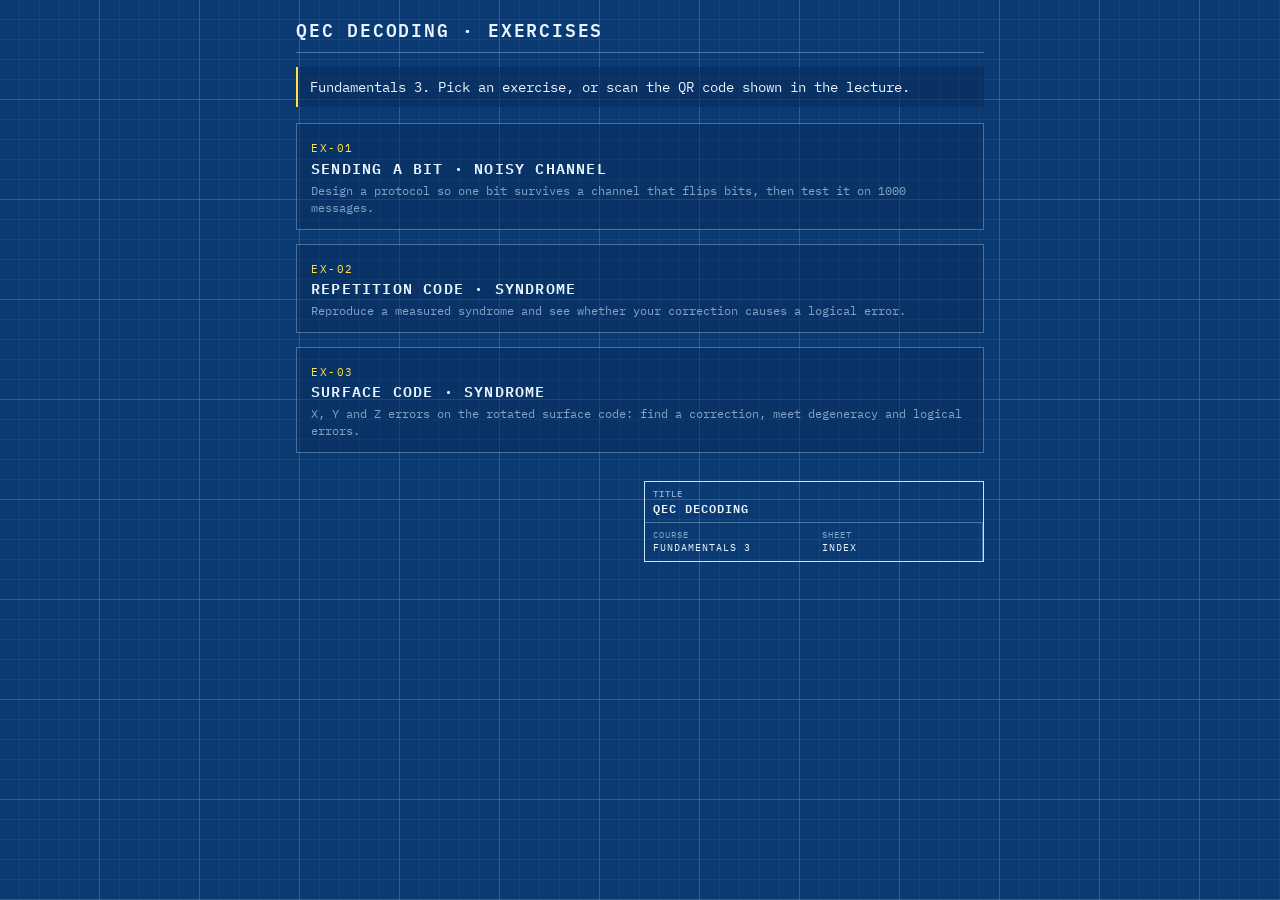
<file: index.html>
<!doctype html>
<html lang="en">
<head>
  <meta charset="utf-8">
  <meta name="viewport" content="width=device-width, initial-scale=1">
  <title>QEC Decoding Exercises</title>
  <link rel="preconnect" href="https://fonts.googleapis.com">
  <link rel="preconnect" href="https://fonts.gstatic.com" crossorigin>
  <link href="https://fonts.googleapis.com/css2?family=IBM+Plex+Mono:wght@400;500;600&display=swap" rel="stylesheet">
  <link rel="stylesheet" href="assets/blueprint.css">
</head>
<body>
  <main class="sheet">
    <header class="sheet-head">
      <h1>QEC Decoding · Exercises</h1>
    </header>

    <p class="task">Fundamentals 3. Pick an exercise, or scan the QR code shown in the lecture.</p>

    <ul class="ex-list">
      <li>
        <a href="noisy-bit/">
          <span class="num">EX-01</span>
          <span class="name">Sending a bit · noisy channel</span>
          <span class="desc">Design a protocol so one bit survives a channel that flips bits, then test it on 1000 messages.</span>
        </a>
      </li>
      <li>
        <a href="rep-syndrome/">
          <span class="num">EX-02</span>
          <span class="name">Repetition code · syndrome</span>
          <span class="desc">Reproduce a measured syndrome and see whether your correction causes a logical error.</span>
        </a>
      </li>
      <li>
        <a href="surface-syndrome/">
          <span class="num">EX-03</span>
          <span class="name">Surface code · syndrome</span>
          <span class="desc">X, Y and Z errors on the rotated surface code: find a correction, meet degeneracy and logical errors.</span>
        </a>
      </li>
    </ul>

    <footer class="title-block">
      <div class="wide"><small>Title</small>QEC Decoding</div>
      <div><small>Course</small>Fundamentals 3</div>
      <div><small>Sheet</small>Index</div>
    </footer>
  </main>
</body>
</html>
</file>
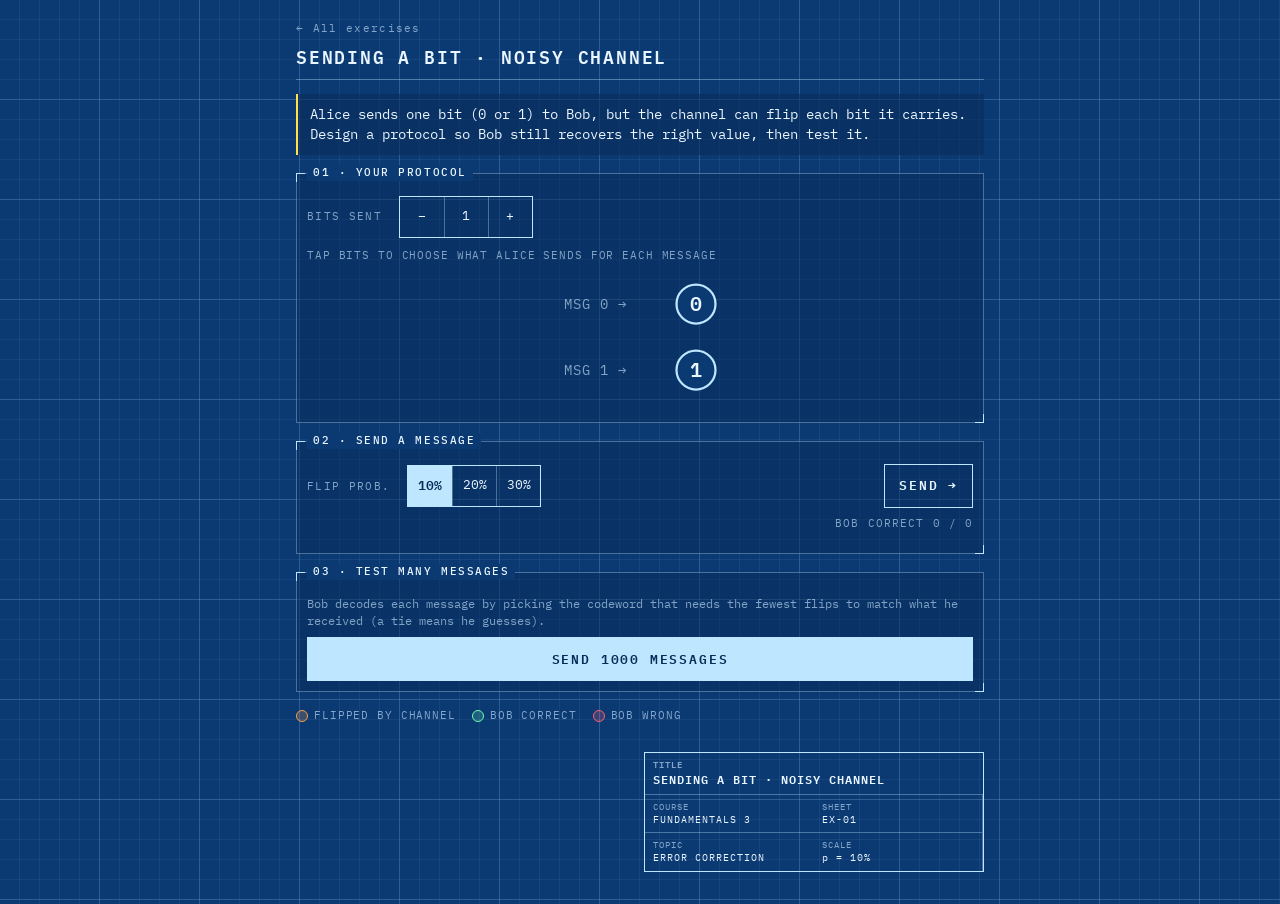
<file: noisy-bit/index.html>
<!doctype html>
<html lang="en">
<head>
  <meta charset="utf-8">
  <meta name="viewport" content="width=device-width, initial-scale=1">
  <title>Noisy Bit Channel</title>
  <link rel="preconnect" href="https://fonts.googleapis.com">
  <link rel="preconnect" href="https://fonts.gstatic.com" crossorigin>
  <link href="https://fonts.googleapis.com/css2?family=IBM+Plex+Mono:wght@400;500;600&display=swap" rel="stylesheet">
  <link rel="stylesheet" href="../assets/blueprint.css">
</head>
<body>
  <main class="sheet">
    <header class="sheet-head">
      <a class="back" href="../">&larr; All exercises</a>
      <h1>Sending a bit · Noisy channel</h1>
    </header>

    <p class="task">Alice sends one bit (0 or 1) to Bob, but the channel can flip each bit it carries. Design a protocol so Bob still recovers the right value, then test it.</p>

    <section class="panel">
      <h2 class="panel-label">01 · Your protocol</h2>
      <div class="toolbar">
        <div>
          <span class="seg-label">BITS SENT</span>
          <span class="seg" id="len">
            <button type="button" data-step="-1" aria-label="Fewer bits">&minus;</button>
            <button type="button" disabled id="len-n" style="cursor:default">1</button>
            <button type="button" data-step="1" aria-label="More bits">+</button>
          </span>
        </div>
      </div>
      <p class="hint" style="margin-top:10px">Tap bits to choose what Alice sends for each message</p>
      <svg class="schematic" id="code" role="img" aria-label="Codewords for 0 and 1"></svg>
    </section>

    <section class="panel">
      <h2 class="panel-label">02 · Send a message</h2>
      <div class="toolbar">
        <div>
          <span class="seg-label">FLIP PROB.</span>
          <span class="seg" id="prob">
            <button type="button" data-p="0.1" aria-pressed="true">10%</button>
            <button type="button" data-p="0.2" aria-pressed="false">20%</button>
            <button type="button" data-p="0.3" aria-pressed="false">30%</button>
          </span>
        </div>
        <button type="button" class="btn" id="send">Send &rarr;</button>
      </div>

      <div id="round" hidden>
        <svg class="schematic" id="wire" role="img" aria-label="Bits through the channel" style="margin-top:12px"></svg>
        <div id="ask">
          <p class="hint" style="margin-top:8px">You are Bob. Which bit did Alice send?</p>
          <div class="actions" style="margin-top:6px">
            <button type="button" class="btn" data-guess="0">Bob says 0</button>
            <button type="button" class="btn" data-guess="1">Bob says 1</button>
          </div>
        </div>
        <div id="reveal" hidden style="margin-top:10px">
          <dl class="verdict">
            <dt>Message</dt><dd id="v-msg"></dd>
            <dt>Bob</dt><dd id="v-bob"></dd>
          </dl>
          <p class="note" id="v-note"></p>
        </div>
      </div>
      <p class="meta" style="margin-top:8px">Bob correct <span id="tally">0 / 0</span></p>
    </section>

    <section class="panel">
      <h2 class="panel-label">03 · Test many messages</h2>
      <p class="note">Bob decodes each message by picking the codeword that needs the fewest flips to match what he received (a tie means he guesses).</p>
      <div class="actions" style="margin-top:6px">
        <button type="button" class="btn primary" id="many">Send 1000 messages</button>
      </div>
      <div id="stats" hidden style="margin-top:12px">
        <dl class="verdict">
          <dt>Your protocol</dt><dd id="s-you"></dd>
          <dt>One bare bit</dt><dd id="s-bare"></dd>
          <dt>Cost</dt><dd id="s-cost"></dd>
        </dl>
        <p class="note" id="s-note"></p>
      </div>
    </section>

    <div class="legend">
      <span><i class="sw round error"></i>Flipped by channel</span>
      <span><i class="sw round correction"></i>Bob correct</span>
      <span><i class="sw round residual"></i>Bob wrong</span>
    </div>

    <footer class="title-block">
      <div class="wide"><small>Title</small>Sending a bit · noisy channel</div>
      <div><small>Course</small>Fundamentals 3</div>
      <div><small>Sheet</small>EX-01</div>
      <div><small>Topic</small>Error correction</div>
      <div><small>Scale</small><span id="tb-p" style="text-transform:none">p = 10%</span></div>
    </footer>
  </main>

<script>
(() => {
  const NS = "http://www.w3.org/2000/svg";
  const MAX_N = 7, TRIALS = 1000;
  const S = 40, PAD = 18, LX = 74;     // bit spacing, margin, width of row labels

  let n = 1, cw = [[0], [1]], p = 0.1;
  let round = null;                    // { m, sent, flips, recv }
  let right = 0, total = 0;

  const $ = id => document.getElementById(id);
  const ham = (a, b) => a.reduce((s, x, i) => s + (x ^ b[i]), 0);
  const str = v => v.join("");

  function el(tag, attrs, parent) {
    const e = document.createElementNS(NS, tag);
    for (const k in attrs) e.setAttribute(k, attrs[k]);
    if (parent) parent.appendChild(e);
    return e;
  }

  // Bob's rule: closest codeword; 0/1, or null for a tie.
  function decode(r) {
    const d0 = ham(r, cw[0]), d1 = ham(r, cw[1]);
    return d0 < d1 ? 0 : d1 < d0 ? 1 : null;
  }

  // Exact probability that Bob decodes correctly (ties count as a coin flip).
  function exactSuccess() {
    let P = 0;
    for (let e = 0; e < (1 << n); e++) {
      const flips = Array.from({ length: n }, (_, i) => (e >> i) & 1);
      const k = flips.reduce((a, b) => a + b, 0);
      const pe = p ** k * (1 - p) ** (n - k);
      for (const m of [0, 1]) {
        const g = decode(cw[m].map((b, i) => b ^ flips[i]));
        P += 0.5 * pe * (g === null ? 0.5 : g === m ? 1 : 0);
      }
    }
    return P;
  }

  function size() {
    const W = LX + PAD + S * (n - 1) + PAD;
    return { W, xb: i => LX + PAD + S * i };
  }

  function bit(svg, x, y, v, kind) {
    el("circle", { class: "dq" + (v === null ? " unknown" : kind ? " flip " + kind : ""), cx: x, cy: y, r: 13 }, svg);
    el("text", { class: "bit" + (kind ? " " + kind : "") + (v === null ? " dimmed" : ""), x, y: y + 4.5 }, svg)
      .textContent = v === null ? "?" : v;
  }

  function rowLabel(svg, y, text) {
    el("text", { class: "lbl row-lbl", x: 4, y: y + 3 }, svg).textContent = text;
  }

  function drawCode() {
    const svg = $("code"), { W, xb } = size();
    const H = 96;
    svg.setAttribute("viewBox", `0 0 ${W} ${H}`);
    svg.style.maxWidth = (W * 1.5) + "px";
    svg.replaceChildren();
    [0, 1].forEach(m => {
      const y = 24 + m * 44;
      rowLabel(svg, y, `MSG ${m} →`);
      cw[m].forEach((b, i) => {
        bit(svg, xb(i), y, b);
        const hit = el("rect", { class: "hit", x: xb(i) - S / 2, y: y - 20, width: S, height: 40 }, svg);
        hit.addEventListener("click", () => { cw[m][i] ^= 1; codeChanged(); });
      });
    });
    $("len-n").textContent = n;
  }

  function drawWire(revealed) {
    const svg = $("wire"), { W, xb } = size();
    const yA = 18, yC0 = 38, yC1 = 72, yB = 92, H = 112;
    svg.setAttribute("viewBox", `0 0 ${W} ${H}`);
    svg.style.maxWidth = (W * 1.5) + "px";
    svg.replaceChildren();

    rowLabel(svg, yA, "ALICE");
    rowLabel(svg, (yC0 + yC1) / 2, "CHANNEL");
    rowLabel(svg, yB, "BOB");
    el("rect", { class: "channel", x: LX, y: yC0, width: W - LX - 2, height: yC1 - yC0 }, svg);

    round.recv.forEach((r, i) => {
      const x = xb(i), f = round.flips[i] && revealed;
      el("line", { class: "wire", x1: x, y1: yA + 13, x2: x, y2: yB - 13 }, svg);
      if (f) {
        const c = (yC0 + yC1) / 2;
        el("line", { class: "cross error", x1: x - 6, y1: c - 6, x2: x + 6, y2: c + 6 }, svg);
        el("line", { class: "cross error", x1: x - 6, y1: c + 6, x2: x + 6, y2: c - 6 }, svg);
      }
      bit(svg, x, yA, revealed ? round.sent[i] : null);
      bit(svg, x, yB, r, f ? "error" : "");
    });
  }

  function codeChanged() {
    drawCode();
    $("round").hidden = true;
    $("stats").hidden = true;
    right = total = 0;
    $("tally").textContent = "0 / 0";
  }

  function send() {
    const m = Math.random() < 0.5 ? 0 : 1;
    const sent = cw[m].slice();
    const flips = sent.map(() => (Math.random() < p ? 1 : 0));
    round = { m, sent, flips, recv: sent.map((b, i) => b ^ flips[i]), done: false };
    $("round").hidden = false;
    $("ask").hidden = false;
    $("reveal").hidden = true;
    drawWire(false);
  }

  function guess(g) {
    if (!round || round.done) return;
    round.done = true;
    const ok = g === round.m;
    total++; if (ok) right++;
    $("tally").textContent = `${right} / ${total}`;
    $("ask").hidden = true;
    $("reveal").hidden = false;
    drawWire(true);

    const k = round.flips.reduce((a, b) => a + b, 0);
    $("v-msg").innerHTML = `${round.m} <span class="note">(sent ${str(round.sent)}, ${k} flip${k === 1 ? "" : "s"})</span>`;
    $("v-bob").innerHTML = ok ? `<span class="ok">✓ Said ${g}: correct</span>`
                              : `<span class="fail">✗ Said ${g}: wrong</span>`;
    let note;
    if (str(cw[0]) === str(cw[1])) note = "Both messages use the same bits, so Bob can only guess.";
    else if (k === 0) note = "No flips this time. Send again: what happens when a bit flips?";
    else if (!ok) note = "The flips turned Alice's bits into something that looked like the other message.";
    else note = "Bob recovered the message despite the flip" + (k > 1 ? "s." : ".");
    $("v-note").textContent = note;
  }

  function many() {
    let ok = 0;
    for (let t = 0; t < TRIALS; t++) {
      const m = Math.random() < 0.5 ? 0 : 1;
      const g = decode(cw[m].map(b => b ^ (Math.random() < p ? 1 : 0)));
      if ((g === null ? (Math.random() < 0.5 ? 0 : 1) : g) === m) ok++;
    }
    const P = exactSuccess(), bare = 1 - p;
    const pct = x => (100 * x).toFixed(1) + " %";
    $("s-you").innerHTML = `<span class="${P > bare + 1e-9 ? "ok" : P < bare - 1e-9 ? "fail" : ""}">${ok} / ${TRIALS} correct</span> <span class="note">(exact ${pct(P)})</span>`;
    $("s-bare").textContent = pct(bare);
    $("s-cost").textContent = `${n} bit${n === 1 ? "" : "s"} per message`;
    $("s-note").textContent =
      P > bare + 1e-9 ? "Better than sending the bare bit. Can you push it higher? What does it cost?"
      : P < bare - 1e-9 ? "Worse than just sending the bit once. Look at how similar your two codewords are."
      : "No better than sending the bit once. Try adding bits and making the two codewords differ more.";
    $("stats").hidden = false;
  }

  // wiring
  $("len").addEventListener("click", e => {
    const b = e.target.closest("button[data-step]");
    if (!b) return;
    const nn = Math.min(MAX_N, Math.max(1, n + +b.dataset.step));
    if (nn === n) return;
    if (nn > n) cw.forEach(c => c.push(0)); else cw.forEach(c => c.pop());
    n = nn;
    codeChanged();
  });
  $("prob").addEventListener("click", e => {
    const b = e.target.closest("button[data-p]");
    if (!b) return;
    p = +b.dataset.p;
    $("prob").querySelectorAll("button").forEach(x => x.setAttribute("aria-pressed", x === b));
    $("tb-p").textContent = `p = ${Math.round(p * 100)}%`;
    $("stats").hidden = true;
  });
  $("send").addEventListener("click", send);
  $("ask").addEventListener("click", e => {
    const b = e.target.closest("button[data-guess]");
    if (b) guess(+b.dataset.guess);
  });
  $("many").addEventListener("click", many);

  drawCode();
})();
</script>
</body>
</html>
</file>
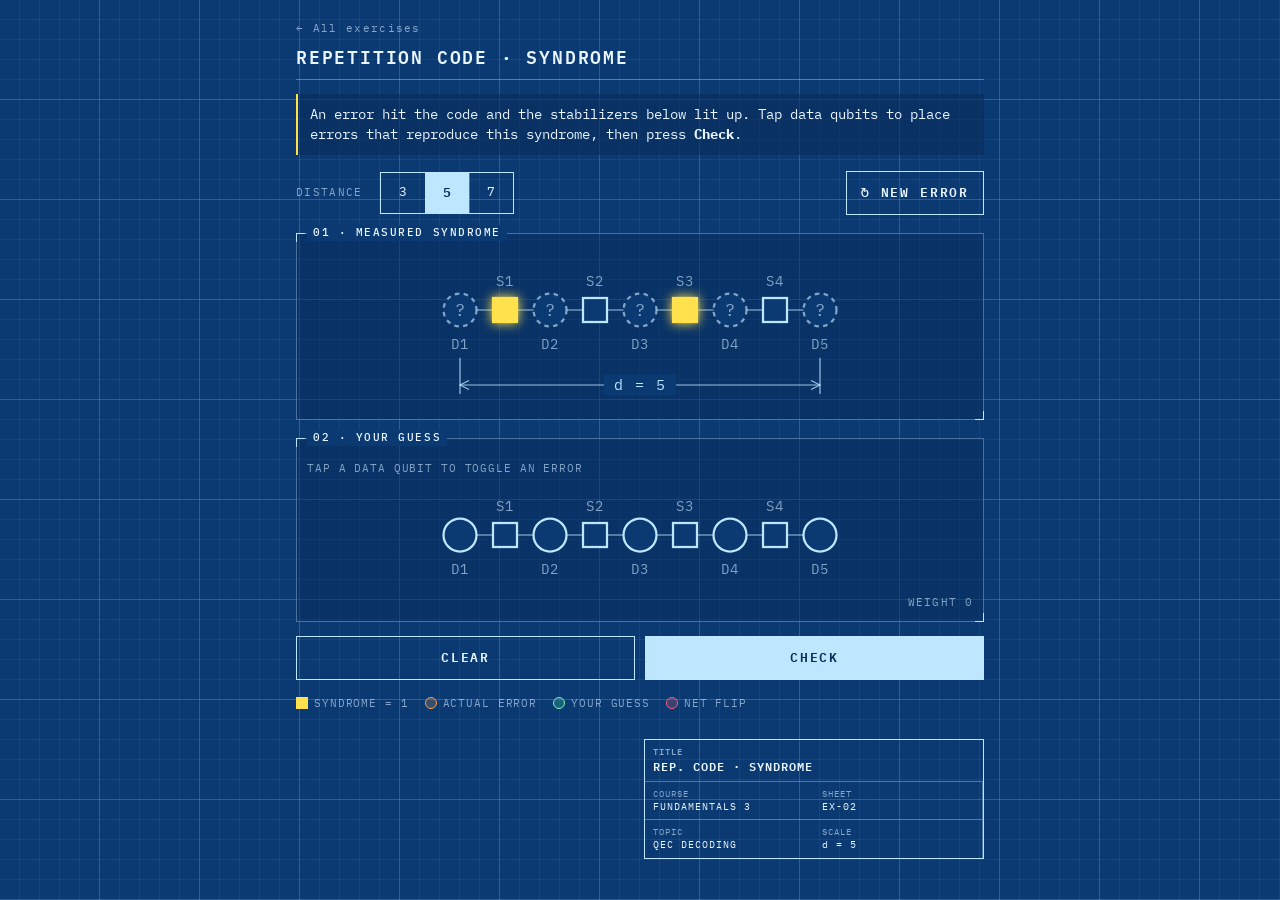
<file: rep-syndrome/index.html>
<!doctype html>
<html lang="en">
<head>
  <meta charset="utf-8">
  <meta name="viewport" content="width=device-width, initial-scale=1">
  <title>Repetition Code Syndrome</title>
  <link rel="preconnect" href="https://fonts.googleapis.com">
  <link rel="preconnect" href="https://fonts.gstatic.com" crossorigin>
  <link href="https://fonts.googleapis.com/css2?family=IBM+Plex+Mono:wght@400;500;600&display=swap" rel="stylesheet">
  <link rel="stylesheet" href="../assets/blueprint.css">
</head>
<body>
  <main class="sheet">
    <header class="sheet-head">
      <a class="back" href="../">&larr; All exercises</a>
      <h1>Repetition code · Syndrome</h1>
    </header>

    <p class="task">An error hit the code and the stabilizers below lit up. Tap data qubits to place errors that reproduce this syndrome, then press <b>Check</b>.</p>

    <div class="toolbar">
      <div>
        <span class="seg-label">DISTANCE</span>
        <span class="seg" id="dist">
          <button type="button" data-d="3" aria-pressed="false">3</button>
          <button type="button" data-d="5" aria-pressed="true">5</button>
          <button type="button" data-d="7" aria-pressed="false">7</button>
        </span>
      </div>
      <button type="button" class="btn" id="new">&#8635; New error</button>
    </div>

    <section class="panel">
      <h2 class="panel-label">01 · Measured syndrome</h2>
      <svg class="schematic" id="measured" role="img" aria-label="Measured syndrome"></svg>
    </section>

    <section class="panel">
      <h2 class="panel-label">02 · Your guess</h2>
      <p class="hint">Tap a data qubit to toggle an error</p>
      <svg class="schematic" id="guess" role="img" aria-label="Your error guess"></svg>
      <div class="meta">Weight <span id="weight">0</span></div>
    </section>

    <div class="actions">
      <button type="button" class="btn" id="clear">Clear</button>
      <button type="button" class="btn primary" id="check">Check</button>
    </div>

    <section class="panel" id="result" hidden>
      <h2 class="panel-label">03 · Result</h2>
      <dl class="verdict">
        <dt>Syndrome</dt><dd id="v-syn"></dd>
        <dt>Outcome</dt><dd id="v-out"></dd>
      </dl>
      <p class="note" id="v-note"></p>

      <h3 class="subhead">Actual error</h3>
      <svg class="schematic" id="actual" role="img" aria-label="Actual error"></svg>

      <h3 class="subhead">Error + your correction</h3>
      <svg class="schematic" id="residual" role="img" aria-label="Error combined with correction"></svg>
    </section>

    <div class="legend">
      <span><i class="sw syndrome"></i>Syndrome = 1</span>
      <span><i class="sw round error"></i>Actual error</span>
      <span><i class="sw round correction"></i>Your guess</span>
      <span><i class="sw round residual"></i>Net flip</span>
    </div>

    <footer class="title-block">
      <div class="wide"><small>Title</small>Rep. code · syndrome</div>
      <div><small>Course</small>Fundamentals 3</div>
      <div><small>Sheet</small>EX-02</div>
      <div><small>Topic</small>QEC decoding</div>
      <div><small>Scale</small><span id="tb-d" style="text-transform:none">d = 5</span></div>
    </footer>
  </main>

<script>
(() => {
  const P_ERR = 0.2;          // per-qubit error probability
  const NS = "http://www.w3.org/2000/svg";
  const S = 30, PAD = 24, Y = 36;   // geometry

  let d = 5, err = [], corr = [];

  const $ = id => document.getElementById(id);
  const syndrome = v => v.slice(1).map((b, i) => v[i] ^ b);
  const weight = v => v.reduce((a, b) => a + b, 0);
  const xor = (a, b) => a.map((x, i) => x ^ b[i]);

  function el(tag, attrs, parent) {
    const e = document.createElementNS(NS, tag);
    for (const k in attrs) e.setAttribute(k, attrs[k]);
    if (parent) parent.appendChild(e);
    return e;
  }

  /* Draw one row of the repetition code.
     data: array of 0/1, or null for "unknown"
     kind: colour class for flipped qubits
     syn:  stabilizer outcomes to light up
     mark: optional array of stabilizers to ring (mismatch)
     onTap: optional handler(i) to make data qubits tappable
     dim:  draw a dimension line with the code distance        */
  function drawRow(svg, { data, kind, syn, mark, onTap, dim }) {
    const n = data.length;
    const W = 2 * PAD + 2 * S * (n - 1);
    const H = dim ? 102 : 76;
    svg.setAttribute("viewBox", `0 0 ${W} ${H}`);
    svg.style.maxWidth = (W * 1.5) + "px";
    svg.replaceChildren();

    const xd = i => PAD + 2 * S * i;
    const xa = j => PAD + S * (2 * j + 1);

    el("line", { class: "wire", x1: xd(0), y1: Y, x2: xd(n - 1), y2: Y }, svg);

    // stabilizers (ancillas) Z_j Z_{j+1}
    syn.forEach((b, j) => {
      el("rect", { class: "anc" + (b ? " lit" : ""), x: xa(j) - 8, y: Y - 8, width: 16, height: 16 }, svg);
      el("text", { class: "lbl", x: xa(j), y: Y - 16 }, svg).textContent = "S" + (j + 1);
      if (mark && mark[j]) el("circle", { class: "mismatch", cx: xa(j), cy: Y, r: 15 }, svg);
    });

    // data qubits
    data.forEach((b, i) => {
      const x = xd(i);
      const cls = "dq" + (b === null ? " unknown" : b ? " flip " + kind : "");
      el("circle", { class: cls, cx: x, cy: Y, r: 11 }, svg);
      if (b === null) {
        el("text", { class: "qmark", x, y: Y + 4 }, svg).textContent = "?";
      } else if (b) {
        el("line", { class: "cross " + kind, x1: x - 5, y1: Y - 5, x2: x + 5, y2: Y + 5 }, svg);
        el("line", { class: "cross " + kind, x1: x - 5, y1: Y + 5, x2: x + 5, y2: Y - 5 }, svg);
      }
      el("text", { class: "lbl", x, y: Y + 26 }, svg).textContent = "D" + (i + 1);
      if (onTap) {
        const hit = el("rect", { class: "hit", x: x - S, y: 0, width: 2 * S, height: H }, svg);
        hit.addEventListener("click", () => onTap(i));
      }
    });

    if (dim) {
      const y = Y + 50, x0 = xd(0), x1 = xd(n - 1);
      el("line", { class: "dim", x1: x0, y1: y, x2: x1, y2: y }, svg);
      [x0, x1].forEach(x => {
        el("line", { class: "dim", x1: x, y1: y - 6, x2: x, y2: y + 6 }, svg);
        el("line", { class: "dim", x1: x, y1: Y + 32, x2: x, y2: y - 6 }, svg);
      });
      // arrow heads
      el("path", { class: "dim", fill: "none", d: `M${x0 + 6},${y - 3} L${x0},${y} L${x0 + 6},${y + 3}` }, svg);
      el("path", { class: "dim", fill: "none", d: `M${x1 - 6},${y - 3} L${x1},${y} L${x1 - 6},${y + 3}` }, svg);
      const label = `d = ${n}`;
      el("rect", { class: "dim-bg", x: (x0 + x1) / 2 - 24, y: y - 7, width: 48, height: 14 }, svg);
      el("text", { class: "dim-txt", x: (x0 + x1) / 2, y: y + 3.5 }, svg).textContent = label;
    }
  }

  function render() {
    drawRow($("measured"), { data: Array(d).fill(null), syn: syndrome(err), dim: true });
    drawRow($("guess"), {
      data: corr, kind: "correction", syn: syndrome(corr),
      onTap: i => { corr[i] ^= 1; hideResult(); render(); }
    });
    $("weight").textContent = weight(corr);
    $("tb-d").textContent = "d = " + d;
  }

  function hideResult() { $("result").hidden = true; }

  function newError() {
    do {
      err = Array.from({ length: d }, () => (Math.random() < P_ERR ? 1 : 0));
    } while (!syndrome(err).some(Boolean));   // always show a non-trivial syndrome
    corr = Array(d).fill(0);
    hideResult();
    render();
  }

  function check() {
    const sE = syndrome(err), sC = syndrome(corr);
    const mismatch = sE.map((b, j) => b !== sC[j]);
    const matched = !mismatch.some(Boolean);
    const res = xor(err, corr);
    const wRes = weight(res);

    // minimum-weight correction for this syndrome (two candidates: c and its complement)
    let c = [0];
    sE.forEach(b => c.push(c[c.length - 1] ^ b));
    const wMin = Math.min(weight(c), d - weight(c));

    const vSyn = $("v-syn"), vOut = $("v-out"), note = $("v-note");
    if (matched) {
      vSyn.innerHTML = '<span class="ok">✓ Match</span>';
    } else {
      const which = mismatch.map((m, j) => m ? "S" + (j + 1) : null).filter(Boolean).join(", ");
      vSyn.innerHTML = `<span class="fail">✗ Mismatch</span> <span class="note">(${which})</span>`;
    }

    if (wRes === 0) {
      vOut.innerHTML = '<span class="ok">✓ Error corrected</span>';
      note.textContent = `Your guess equals the actual error. Weight ${weight(corr)} (minimum possible: ${wMin}).`;
    } else if (wRes === d) {
      vOut.innerHTML = '<span class="fail">✗ Logical error</span>';
      note.textContent = `Syndrome is right, but error + correction flips every data qubit: a logical operator, invisible to the stabilizers. Weight ${weight(corr)} (minimum possible: ${wMin}).`;
    } else {
      vOut.innerHTML = '<span class="fail">✗ Not corrected</span>';
      note.textContent = "The syndrome is not reproduced, so error + correction still triggers stabilizers (ringed below).";
    }

    drawRow($("guess"), { data: corr, kind: "correction", syn: sC, mark: mismatch,
      onTap: i => { corr[i] ^= 1; hideResult(); render(); } });
    drawRow($("actual"), { data: err, kind: "error", syn: sE });
    drawRow($("residual"), { data: res, kind: "residual", syn: syndrome(res) });

    $("result").hidden = false;
    $("result").scrollIntoView({ behavior: "smooth", block: "start" });
  }

  // wiring
  $("dist").addEventListener("click", e => {
    const b = e.target.closest("button[data-d]");
    if (!b) return;
    d = +b.dataset.d;
    $("dist").querySelectorAll("button").forEach(x => x.setAttribute("aria-pressed", x === b));
    newError();
  });
  $("new").addEventListener("click", newError);
  $("clear").addEventListener("click", () => { corr = Array(d).fill(0); hideResult(); render(); });
  $("check").addEventListener("click", check);

  newError();
})();
</script>
</body>
</html>
</file>
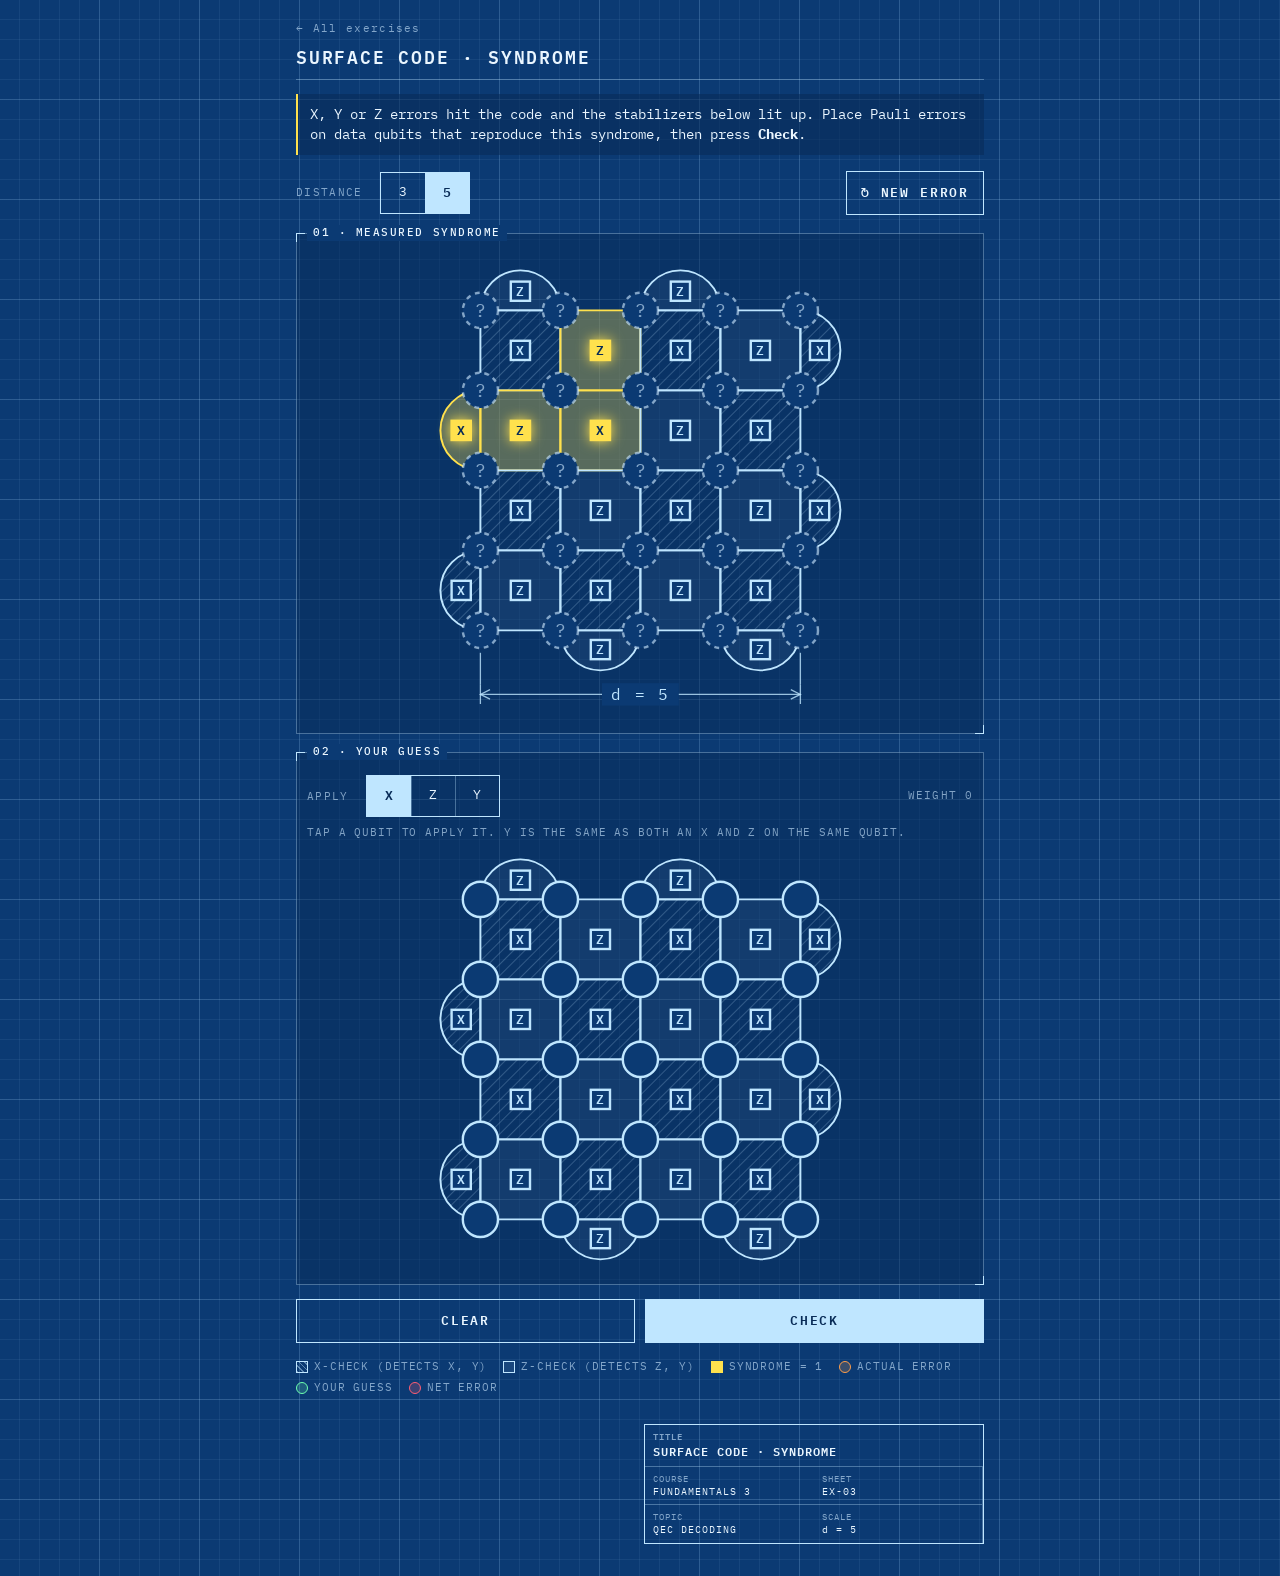
<file: surface-syndrome/index.html>
<!doctype html>
<html lang="en">
<head>
  <meta charset="utf-8">
  <meta name="viewport" content="width=device-width, initial-scale=1">
  <title>Surface Code Syndrome</title>
  <link rel="preconnect" href="https://fonts.googleapis.com">
  <link rel="preconnect" href="https://fonts.gstatic.com" crossorigin>
  <link href="https://fonts.googleapis.com/css2?family=IBM+Plex+Mono:wght@400;500;600&display=swap" rel="stylesheet">
  <link rel="stylesheet" href="../assets/blueprint.css">
</head>
<body>
  <main class="sheet">
    <header class="sheet-head">
      <a class="back" href="../">&larr; All exercises</a>
      <h1>Surface code · Syndrome</h1>
    </header>

    <p class="task">X, Y or Z errors hit the code and the stabilizers below lit up. Place Pauli errors on data qubits that reproduce this syndrome, then press <b>Check</b>.</p>

    <div class="toolbar">
      <div>
        <span class="seg-label">DISTANCE</span>
        <span class="seg" id="dist">
          <button type="button" data-d="3" aria-pressed="false">3</button>
          <button type="button" data-d="5" aria-pressed="true">5</button>
        </span>
      </div>
      <button type="button" class="btn" id="new">&#8635; New error</button>
    </div>

    <section class="panel">
      <h2 class="panel-label">01 · Measured syndrome</h2>
      <svg class="schematic" id="measured" role="img" aria-label="Measured syndrome"></svg>
    </section>

    <section class="panel">
      <h2 class="panel-label">02 · Your guess</h2>
      <div class="toolbar">
        <div>
          <span class="seg-label">APPLY</span>
          <span class="seg" id="brush">
            <button type="button" data-p="X" aria-pressed="true">X</button>
            <button type="button" data-p="Z" aria-pressed="false">Z</button>
            <button type="button" data-p="Y" aria-pressed="false">Y</button>
          </span>
        </div>
        <div class="meta">Weight <span id="weight">0</span></div>
      </div>
      <p class="hint" style="margin-top:8px">Tap a qubit to apply it. Y is the same as both an X and Z on the same qubit.</p>
      <svg class="schematic" id="guess" role="img" aria-label="Your error guess"></svg>
    </section>

    <div class="actions">
      <button type="button" class="btn" id="clear">Clear</button>
      <button type="button" class="btn primary" id="check">Check</button>
    </div>

    <section class="panel" id="result" hidden>
      <h2 class="panel-label">03 · Result</h2>
      <dl class="verdict">
        <dt>Syndrome</dt><dd id="v-syn"></dd>
        <dt>Outcome</dt><dd id="v-out"></dd>
      </dl>
      <p class="note" id="v-note"></p>
      <p class="note" id="v-min"></p>

      <div class="pair">
        <div>
          <h3 class="subhead">Actual error</h3>
          <svg class="schematic" id="actual" role="img" aria-label="Actual error"></svg>
        </div>
        <div>
          <h3 class="subhead">Error × your correction</h3>
          <svg class="schematic" id="residual" role="img" aria-label="Error combined with correction"></svg>
        </div>
      </div>
    </section>

    <div class="legend">
      <span><i class="sw xtype"></i>X-check (detects X, Y)</span>
      <span><i class="sw ztype"></i>Z-check (detects Z, Y)</span>
      <span><i class="sw syndrome"></i>Syndrome = 1</span>
      <span><i class="sw round error"></i>Actual error</span>
      <span><i class="sw round correction"></i>Your guess</span>
      <span><i class="sw round residual"></i>Net error</span>
    </div>

    <footer class="title-block">
      <div class="wide"><small>Title</small>Surface code · syndrome</div>
      <div><small>Course</small>Fundamentals 3</div>
      <div><small>Sheet</small>EX-03</div>
      <div><small>Topic</small>QEC decoding</div>
      <div><small>Scale</small><span id="tb-d" style="text-transform:none">d = 5</span></div>
    </footer>
  </main>

<script>
(() => {
  const MIN_ERR = 1, MAX_ERR = 3;   // number of erroneous qubits (X, Y, Z equally likely)
  const NS = "http://www.w3.org/2000/svg";
  const S = 50, PAD = 34;           // lattice spacing / margin (svg units)

  // A Pauli error is a pair of bitmasks over data qubits: {x, z}; Y = both bits set.
  let d = 5, code, err = { x: 0, z: 0 }, corr = { x: 0, z: 0 }, brush = "X";

  const $ = id => document.getElementById(id);
  const pop = m => { let n = 0; while (m) { m &= m - 1; n++; } return n; };
  const mul = (a, b) => ({ x: a.x ^ b.x, z: a.z ^ b.z });          // Pauli product (up to phase)
  const wt = p => pop(p.x | p.z);

  /* Rotated surface code, data qubits on a d×d grid (q = r*d + c).
     NOTE: for teaching, a stabilizer's label is the error type it DETECTS
     (against the usual convention, where the label is the Pauli it measures):
     "X" checks are Z⊗Z⊗… operators and light up on X/Y errors; "Z" checks are
     X⊗X⊗… operators and light up on Z/Y errors.
     Faces are checkerboard-coloured: "X" checks where r+c is even, "Z" where odd.
     Weight-2 boundary checks: "X" on left/right edges, "Z" on top/bottom.
     Logical X: a column (top→bottom). Logical Z: a row (left→right).            */
  function build(d) {
    const q = (r, c) => r * d + c;
    const stabs = [];
    for (let r = 0; r < d - 1; r++)
      for (let c = 0; c < d - 1; c++)
        stabs.push({ type: (r + c) % 2 === 0 ? "X" : "Z", kind: "face", r, c,
                     qs: [q(r, c), q(r, c + 1), q(r + 1, c), q(r + 1, c + 1)] });
    for (let i = 0; i < d - 1; i++) {
      if (i % 2 === 1)               stabs.push({ type: "X", kind: "left",   r: i, qs: [q(i, 0), q(i + 1, 0)] });
      if ((i + d - 1) % 2 === 0)     stabs.push({ type: "X", kind: "right",  r: i, qs: [q(i, d - 1), q(i + 1, d - 1)] });
      if (i % 2 === 0)               stabs.push({ type: "Z", kind: "top",    c: i, qs: [q(0, i), q(0, i + 1)] });
      if ((d - 1 + i) % 2 === 1)     stabs.push({ type: "Z", kind: "bottom", c: i, qs: [q(d - 1, i), q(d - 1, i + 1)] });
    }
    stabs.forEach(s => s.mask = s.qs.reduce((a, i) => a | (1 << i), 0));
    let col = 0, row = 0;
    for (let k = 0; k < d; k++) { col |= 1 << q(k, 0); row |= 1 << q(0, k); }
    return { d, stabs, logX: col, logZ: row };
  }

  // "X" checks detect the X part (X and Y errors), "Z" checks the Z part (Z and Y errors).
  const syndrome = p => code.stabs.map(s => pop((s.type === "X" ? p.x : p.z) & s.mask) & 1);
  // For a net error with trivial syndrome: does it act as logical X / logical Z?
  const logicalX = p => (pop(p.x & code.logZ) & 1) === 1;   // anticommutes with logical Z
  const logicalZ = p => (pop(p.z & code.logX) & 1) === 1;   // anticommutes with logical X

  function el(tag, attrs, parent) {
    const e = document.createElementNS(NS, tag);
    for (const k in attrs) e.setAttribute(k, attrs[k]);
    if (parent) parent.appendChild(e);
    return e;
  }

  function drawLattice(svg, { data, kind, syn, mark, onTap, dim }) {
    const X = c => PAD + c * S, Y = r => PAD + r * S;
    const W = 2 * PAD + (d - 1) * S;
    const H = 2 * PAD + (d - 1) * S + (dim ? 24 : 0);
    svg.setAttribute("viewBox", `0 0 ${W} ${H}`);
    svg.style.maxWidth = (W * 1.6) + "px";
    svg.replaceChildren();

    // hatch pattern for X-type stabilizers (id unique per svg)
    const hid = "hatch-" + svg.id;
    const pat = el("pattern", { id: hid, width: 5, height: 5, patternUnits: "userSpaceOnUse",
                                patternTransform: "rotate(45)" }, el("defs", {}, svg));
    el("line", { class: "hatch-line", x1: 0, y1: 0, x2: 0, y2: 5 }, pat);

    // stabilizers
    code.stabs.forEach((s, j) => {
      let path, ax, ay;
      const r2 = S / 2, off = S * 0.24;
      if (s.kind === "face") {
        const x0 = X(s.c), y0 = Y(s.r);
        path = `M${x0},${y0} h${S} v${S} h${-S} Z`;
        ax = x0 + r2; ay = y0 + r2;
      } else if (s.kind === "left" || s.kind === "right") {
        const left = s.kind === "left", x0 = left ? X(0) : X(d - 1), y0 = Y(s.r);
        path = `M${x0},${y0} A${r2},${r2} 0 0 ${left ? 0 : 1} ${x0},${y0 + S} Z`;
        ax = x0 + (left ? -off : off); ay = y0 + r2;
      } else {
        const top = s.kind === "top", y0 = top ? Y(0) : Y(d - 1), x0 = X(s.c);
        path = `M${x0},${y0} A${r2},${r2} 0 0 ${top ? 1 : 0} ${x0 + S},${y0} Z`;
        ax = x0 + r2; ay = y0 + (top ? -off : off);
      }
      const lit = !!syn[j];
      const pl = el("path", { class: "plaq" + (lit ? " lit" : ""), d: path }, svg);
      if (s.type === "X" && !lit) pl.style.fill = `url(#${hid})`;
      el("rect", { class: "anc" + (lit ? " lit" : ""), x: ax - 6, y: ay - 6, width: 12, height: 12 }, svg);
      el("text", { class: "anc-txt" + (lit ? " lit" : ""), x: ax, y: ay + 3 }, svg).textContent = s.type;
      if (mark && mark[j]) el("circle", { class: "mismatch", cx: ax, cy: ay, r: 12 }, svg);
    });

    // data qubits
    for (let r = 0; r < d; r++) for (let c = 0; c < d; c++) {
      const i = r * d + c, x = X(c), y = Y(r);
      let cls = "dq", letter = "";
      if (data === null) cls += " unknown";
      else {
        const bx = (data.x >> i) & 1, bz = (data.z >> i) & 1;
        letter = bx && bz ? "Y" : bx ? "X" : bz ? "Z" : "";
        if (letter) cls += " flip " + kind;
      }
      el("circle", { class: cls, cx: x, cy: y, r: 11 }, svg);
      if (data === null) el("text", { class: "qmark", x, y: y + 4 }, svg).textContent = "?";
      if (letter) el("text", { class: "pauli " + kind, x, y: y + 4.5 }, svg).textContent = letter;
      if (onTap) {
        const hit = el("rect", { class: "hit", x: x - S / 2, y: y - S / 2, width: S, height: S }, svg);
        hit.addEventListener("click", () => onTap(i));
      }
    }

    if (dim) {
      const y = Y(d - 1) + PAD + 6, x0 = X(0), x1 = X(d - 1);
      el("line", { class: "dim", x1: x0, y1: y, x2: x1, y2: y }, svg);
      [x0, x1].forEach(x => {
        el("line", { class: "dim", x1: x, y1: y - 6, x2: x, y2: y + 6 }, svg);
        el("line", { class: "dim", x1: x, y1: Y(d - 1) + 14, x2: x, y2: y - 6 }, svg);
      });
      el("path", { class: "dim", fill: "none", d: `M${x0 + 6},${y - 3} L${x0},${y} L${x0 + 6},${y + 3}` }, svg);
      el("path", { class: "dim", fill: "none", d: `M${x1 - 6},${y - 3} L${x1},${y} L${x1 - 6},${y + 3}` }, svg);
      el("rect", { class: "dim-bg", x: (x0 + x1) / 2 - 24, y: y - 7, width: 48, height: 14 }, svg);
      el("text", { class: "dim-txt", x: (x0 + x1) / 2, y: y + 3.5 }, svg).textContent = `d = ${d}`;
    }
  }

  const tap = i => {
    // Tap sets the qubit to the selected Pauli (no Pauli multiplication);
    // tapping again with the same Pauli clears it.
    const b = 1 << i;
    const cur = (corr.x & b ? "X" : "") + (corr.z & b ? "Z" : "");
    const now = cur === "XZ" ? "Y" : cur;
    const next = now === brush ? "" : brush;
    corr.x = next === "X" || next === "Y" ? corr.x | b : corr.x & ~b;
    corr.z = next === "Z" || next === "Y" ? corr.z | b : corr.z & ~b;
    hideResult(); render();
  };

  function render() {
    drawLattice($("measured"), { data: null, syn: syndrome(err), dim: true });
    drawLattice($("guess"), { data: corr, kind: "correction", syn: syndrome(corr), onTap: tap });
    $("weight").textContent = wt(corr);
    $("tb-d").textContent = "d = " + d;
  }

  function hideResult() { $("result").hidden = true; }

  function newError() {
    do {
      err = { x: 0, z: 0 };
      const n = MIN_ERR + Math.floor(Math.random() * (MAX_ERR - MIN_ERR + 1));
      const qs = [...Array(d * d).keys()];
      for (let k = 0; k < n; k++) {                       // n distinct random qubits
        const i = qs.splice(Math.floor(Math.random() * qs.length), 1)[0];
        const p = Math.floor(Math.random() * 3);          // 0: X, 1: Y, 2: Z
        if (p <= 1) err.x |= 1 << i;
        if (p >= 1) err.z |= 1 << i;
      }
    } while (!syndrome(err).some(Boolean));               // always show a non-trivial syndrome
    corr = { x: 0, z: 0 };
    hideResult();
    render();
  }

  /* Lowest-weight correction for one error type, decoded independently (as MWPM does).
     Every matching correction is e ⊕ (product of stabilizers made of the same Pauli)
     [⊕ logical]. X-error corrections differ by X⊗X⊗… operators, which are the
     checks labelled "Z" here (labels name the detected error), and vice versa.
     Returns [weight that succeeds, weight that gives a logical error].            */
  function minWeights(e, type, logical) {
    const gens = code.stabs.filter(s => s.type === type).map(s => s.mask);
    let best = [Infinity, Infinity], m = e;
    for (let k = 0; k < (1 << gens.length); k++) {
      if (k) m ^= gens[Math.log2(k & -k)];                // Gray-code step
      best[0] = Math.min(best[0], pop(m));
      best[1] = Math.min(best[1], pop(m ^ logical));
    }
    return best;
  }

  function describeMin(label, [ok, bad]) {
    const w = Math.min(ok, bad);
    const tail = ok === bad ? "tie: one choice corrects, another fails"
               : ok < bad ? "corrects" : "logical error!";
    return `${label} ${w} (${tail})`;
  }

  function check() {
    const sE = syndrome(err), sC = syndrome(corr);
    const mismatch = sE.map((b, j) => b !== sC[j]);
    const nMis = mismatch.filter(Boolean).length;
    const res = mul(err, corr);

    $("v-syn").innerHTML = nMis === 0
      ? '<span class="ok">✓ Match</span>'
      : `<span class="fail">✗ Mismatch</span> <span class="note">(${nMis} stabilizer${nMis > 1 ? "s" : ""})</span>`;

    const vOut = $("v-out"), note = $("v-note");
    if (nMis) {
      vOut.innerHTML = '<span class="fail">✗ Not corrected</span>';
      note.textContent = "The syndrome is not reproduced, so error × correction still triggers stabilizers (ringed in your guess).";
    } else {
      const lx = logicalX(res), lz = logicalZ(res);
      if (!lx && !lz) {
        vOut.innerHTML = '<span class="ok">✓ Error corrected</span>';
        note.textContent = wt(res) === 0
          ? "Your guess is exactly the actual error."
          : "Your guess differs from the actual error, but the net error is a product of stabilizers: it acts trivially on the logical state (degeneracy).";
      } else {
        const L = lx && lz ? "Y" : lx ? "X" : "Z";
        vOut.innerHTML = `<span class="fail">✗ Logical ${L} error</span>`;
        const parts = [];
        if (lx) parts.push("the net X errors form a chain from top to bottom boundary");
        if (lz) parts.push("the net Z errors form a chain from left to right boundary");
        note.textContent = `Syndrome is right, but ${parts.join(" and ")}: a logical operator, invisible to the stabilizers.`;
      }
    }

    $("v-min").textContent = `Your weight: ${wt(corr)}. Lowest-weight correction, decoding each type separately: ` +
      describeMin("X part", minWeights(err.x, "Z", code.logX)) + "; " +
      describeMin("Z part", minWeights(err.z, "X", code.logZ)) + ".";

    drawLattice($("guess"), { data: corr, kind: "correction", syn: sC, mark: mismatch, onTap: tap });
    drawLattice($("actual"), { data: err, kind: "error", syn: sE });
    drawLattice($("residual"), { data: res, kind: "residual", syn: syndrome(res) });

    $("result").hidden = false;
    $("result").scrollIntoView({ behavior: "smooth", block: "start" });
  }

  function setDistance(nd) {
    d = nd;
    code = build(d);
    newError();
  }

  function segSelect(segId, attr, onPick) {
    $(segId).addEventListener("click", e => {
      const b = e.target.closest(`button[${attr}]`);
      if (!b) return;
      $(segId).querySelectorAll("button").forEach(x => x.setAttribute("aria-pressed", x === b));
      onPick(b.getAttribute(attr));
    });
  }

  segSelect("dist", "data-d", v => setDistance(+v));
  segSelect("brush", "data-p", v => { brush = v; });
  $("new").addEventListener("click", newError);
  $("clear").addEventListener("click", () => { corr = { x: 0, z: 0 }; hideResult(); render(); });
  $("check").addEventListener("click", check);

  setDistance(5);
})();
</script>
</body>
</html>
</file>
<file: assets/blueprint.css>
/* ==========================================================
   Blueprint theme — shared by all QEC decoding exercises
   ========================================================== */

:root {
  /* paper */
  --paper: #0b3a73;
  --paper-deep: #082b57;
  --grid-fine: rgba(170, 215, 255, 0.07);
  --grid-major: rgba(170, 215, 255, 0.16);

  /* ink */
  --ink: #eaf6ff;
  --ink-dim: rgba(205, 232, 255, 0.62);
  --line: #bfe6ff;
  --line-faint: rgba(191, 230, 255, 0.35);

  /* accents (highlights that read on blue) */
  --c-syndrome: #ffe14d;     /* lit stabilizer / ancilla */
  --c-error: #ff9e4a;        /* physical error */
  --c-error-soft: rgba(255, 158, 74, 0.2);
  --c-correction: #6dffb0;   /* student's correction */
  --c-correction-soft: rgba(109, 255, 176, 0.18);
  --c-fail: #ff5d73;         /* mismatch / logical error */
  --c-fail-soft: rgba(255, 93, 115, 0.2);
  --c-ok: #6dffb0;

  --font: "IBM Plex Mono", ui-monospace, SFMono-Regular, Menlo, Consolas, monospace;
}

* { box-sizing: border-box; }

html { -webkit-text-size-adjust: 100%; }

body {
  margin: 0;
  min-height: 100vh;
  color: var(--ink);
  font-family: var(--font);
  font-size: 15px;
  line-height: 1.45;
  background-color: var(--paper);
  background-image:
    linear-gradient(var(--grid-major) 1px, transparent 1px),
    linear-gradient(90deg, var(--grid-major) 1px, transparent 1px),
    linear-gradient(var(--grid-fine) 1px, transparent 1px),
    linear-gradient(90deg, var(--grid-fine) 1px, transparent 1px);
  background-size: 100px 100px, 100px 100px, 20px 20px, 20px 20px;
  background-position: -1px -1px;
  touch-action: manipulation;
}

a { color: var(--line); }

/* ---------- sheet layout ---------- */

.sheet {
  max-width: 720px;
  margin: 0 auto;
  padding: 16px 16px 32px;
}

.sheet-head {
  border-bottom: 1px solid var(--line-faint);
  padding-bottom: 10px;
  margin-bottom: 14px;
}

.back {
  display: inline-block;
  font-size: 11px;
  letter-spacing: 0.12em;
  text-decoration: none;
  color: var(--ink-dim);
  margin-bottom: 6px;
}

h1 {
  margin: 0;
  font-size: 18px;
  font-weight: 600;
  letter-spacing: 0.1em;
  text-transform: uppercase;
}

.task {
  margin: 0 0 16px;
  padding: 10px 12px;
  border-left: 2px solid var(--c-syndrome);
  background: rgba(8, 43, 87, 0.55);
  font-size: 14px;
}

/* ---------- panels ---------- */

.panel {
  position: relative;
  border: 1px solid var(--line-faint);
  background: rgba(8, 43, 87, 0.45);
  padding: 22px 10px 10px;
  margin: 18px 0 0;
}

/* corner ticks, like registration marks */
.panel::before,
.panel::after {
  content: "";
  position: absolute;
  width: 8px;
  height: 8px;
  border-color: var(--line);
  border-style: solid;
}
.panel::before { top: -1px; left: -1px; border-width: 1px 0 0 1px; }
.panel::after  { bottom: -1px; right: -1px; border-width: 0 1px 1px 0; }

.panel-label {
  position: absolute;
  top: -9px;
  left: 10px;
  margin: 0;
  padding: 0 6px;
  font-size: 11px;
  font-weight: 500;
  letter-spacing: 0.14em;
  text-transform: uppercase;
  background: var(--paper);
}

.hint {
  margin: 0 0 4px;
  font-size: 11px;
  letter-spacing: 0.08em;
  color: var(--ink-dim);
  text-transform: uppercase;
}

.meta {
  font-size: 11px;
  letter-spacing: 0.1em;
  color: var(--ink-dim);
  text-transform: uppercase;
  text-align: right;
}

/* ---------- controls ---------- */

.toolbar {
  display: flex;
  flex-wrap: wrap;
  gap: 10px;
  align-items: center;
  justify-content: space-between;
}

.actions {
  display: flex;
  gap: 10px;
  margin-top: 14px;
}
.actions .btn { flex: 1; }

.btn {
  appearance: none;
  font: inherit;
  font-size: 13px;
  font-weight: 600;
  letter-spacing: 0.14em;
  text-transform: uppercase;
  color: var(--ink);
  background: transparent;
  border: 1px solid var(--line);
  padding: 11px 14px;
  min-height: 44px;
  cursor: pointer;
}
.btn:active { background: rgba(191, 230, 255, 0.15); }
.btn.primary {
  background: var(--line);
  color: var(--paper-deep);
}
.btn.primary:active { background: #fff; }

.seg {
  display: inline-flex;
  border: 1px solid var(--line);
}
.seg-label {
  font-size: 11px;
  letter-spacing: 0.12em;
  color: var(--ink-dim);
  margin-right: 8px;
}
.seg button {
  appearance: none;
  font: inherit;
  font-size: 13px;
  color: var(--ink);
  background: transparent;
  border: 0;
  border-left: 1px solid var(--line-faint);
  min-width: 44px;
  min-height: 40px;
  cursor: pointer;
}
.seg button:first-child { border-left: 0; }
.seg button[aria-pressed="true"] {
  background: var(--line);
  color: var(--paper-deep);
  font-weight: 600;
}

/* ---------- verdicts ---------- */

.verdict {
  display: grid;
  grid-template-columns: auto 1fr;
  gap: 4px 10px;
  margin: 0 0 10px;
  font-size: 13px;
}
.verdict dt {
  color: var(--ink-dim);
  letter-spacing: 0.1em;
  text-transform: uppercase;
  font-size: 11px;
  padding-top: 2px;
}
.verdict dd { margin: 0; font-weight: 600; }
.ok   { color: var(--c-ok); }
.fail { color: var(--c-fail); }
.note { font-size: 12px; color: var(--ink-dim); margin: 0 0 8px; }

.subhead {
  margin: 12px 0 0;
  font-size: 11px;
  font-weight: 500;
  letter-spacing: 0.12em;
  text-transform: uppercase;
  color: var(--ink-dim);
}

/* ---------- legend ---------- */

.legend {
  display: flex;
  flex-wrap: wrap;
  gap: 6px 16px;
  margin-top: 16px;
  font-size: 11px;
  letter-spacing: 0.08em;
  color: var(--ink-dim);
  text-transform: uppercase;
}
.legend span { display: inline-flex; align-items: center; gap: 6px; }
.sw {
  width: 12px;
  height: 12px;
  border: 1.5px solid currentColor;
  display: inline-block;
}
.sw.round { border-radius: 50%; }
.sw.syndrome   { color: var(--c-syndrome); background: var(--c-syndrome); }
.sw.error      { color: var(--c-error); background: var(--c-error-soft); }
.sw.correction { color: var(--c-correction); background: var(--c-correction-soft); }
.sw.residual   { color: var(--c-fail); background: var(--c-fail-soft); }

/* ---------- title block ---------- */

.title-block {
  margin: 28px 0 0 auto;
  max-width: 340px;
  display: grid;
  grid-template-columns: 1fr 1fr;
  border: 1px solid var(--line);
  font-size: 10px;
  letter-spacing: 0.1em;
  text-transform: uppercase;
}
.title-block div {
  padding: 5px 8px;
  border-right: 1px solid var(--line-faint);
  border-bottom: 1px solid var(--line-faint);
}
.title-block div:nth-child(2n) { border-right: 0; }
.title-block div.wide { grid-column: 1 / -1; border-right: 0; font-size: 12px; font-weight: 600; }
.title-block div:last-child,
.title-block div:nth-last-child(2):not(.wide) { border-bottom: 0; }
.title-block small { display: block; color: var(--ink-dim); font-size: 9px; }

/* ---------- exercise list (root index) ---------- */

.ex-list { list-style: none; padding: 0; margin: 0; }
.ex-list li { margin-top: 14px; }
.ex-list a {
  display: block;
  text-decoration: none;
  color: var(--ink);
  border: 1px solid var(--line-faint);
  background: rgba(8, 43, 87, 0.45);
  padding: 12px 14px;
}
.ex-list a:active { background: rgba(191, 230, 255, 0.12); }
.ex-list .num { color: var(--c-syndrome); font-size: 11px; letter-spacing: 0.14em; }
.ex-list .name { display: block; font-weight: 600; letter-spacing: 0.08em; text-transform: uppercase; }
.ex-list .desc { display: block; font-size: 12px; color: var(--ink-dim); margin-top: 2px; }

/* ==========================================================
   Schematic SVG primitives (qubits, stabilizers, annotations)
   ========================================================== */

svg.schematic {
  display: block;
  width: 100%;
  height: auto;
  margin: 0 auto;
  overflow: visible;
  -webkit-tap-highlight-color: transparent;
}

.wire { stroke: var(--line); stroke-width: 1; opacity: 0.55; }

.dq {
  fill: var(--paper);
  stroke: var(--line);
  stroke-width: 1.5;
  transition: fill 0.12s, stroke 0.12s;
}
.dq.unknown { stroke: var(--ink-dim); stroke-dasharray: 3 3; }
.dq.flip.error      { stroke: var(--c-error);      fill: var(--c-error-soft); }
.dq.flip.correction { stroke: var(--c-correction); fill: var(--c-correction-soft); }
.dq.flip.residual   { stroke: var(--c-fail);       fill: var(--c-fail-soft); }

.cross { stroke-width: 2; stroke-linecap: round; pointer-events: none; }
.cross.error      { stroke: var(--c-error); }
.cross.correction { stroke: var(--c-correction); }
.cross.residual   { stroke: var(--c-fail); }

.anc {
  fill: var(--paper);
  stroke: var(--line);
  stroke-width: 1.5;
  transition: fill 0.12s, stroke 0.12s;
}
.anc.lit {
  fill: var(--c-syndrome);
  stroke: var(--c-syndrome);
  filter: drop-shadow(0 0 4px var(--c-syndrome));
}

.lattice { stroke: var(--line); stroke-width: 0.6; opacity: 0.3; stroke-dasharray: 2 3; }

.plaq {
  fill: rgba(191, 230, 255, 0.05);
  stroke: var(--line);
  stroke-width: 1.2;
  stroke-linejoin: round;
  transition: fill 0.12s, stroke 0.12s;
}
.plaq.lit { fill: rgba(255, 225, 77, 0.32); stroke: var(--c-syndrome); }

.anc-txt {
  fill: var(--line);
  font-family: var(--font);
  font-size: 8px;
  font-weight: 600;
  text-anchor: middle;
  pointer-events: none;
}
.anc-txt.lit { fill: var(--paper-deep); }
.hatch-line { stroke: var(--line); stroke-width: 0.8; opacity: 0.35; }

.pauli {
  font-family: var(--font);
  font-size: 13px;
  font-weight: 600;
  text-anchor: middle;
  pointer-events: none;
}
.pauli.error     { fill: var(--c-error); }
.pauli.correction { fill: var(--c-correction); }
.pauli.residual   { fill: var(--c-fail); }

.sw.ztype { color: var(--line); background: rgba(191, 230, 255, 0.08); }
.sw.xtype {
  color: var(--line);
  background: repeating-linear-gradient(45deg, rgba(191, 230, 255, 0.45) 0 1px, transparent 1px 4px);
}

.pair { display: grid; gap: 4px 14px; }
@media (min-width: 560px) { .pair { grid-template-columns: 1fr 1fr; } }

.mismatch { fill: none; stroke: var(--c-fail); stroke-width: 1.5; stroke-dasharray: 3 2; }

.lbl {
  fill: var(--ink-dim);
  font-family: var(--font);
  font-size: 9px;
  letter-spacing: 0.08em;
  text-anchor: middle;
}
.row-lbl { text-anchor: start; }

/* classical bits (digit inside a .dq circle) and a noisy-channel band */
.bit { fill: var(--ink); font-family: var(--font); font-size: 13px; font-weight: 600; text-anchor: middle; pointer-events: none; }
.bit.dimmed { fill: var(--ink-dim); font-weight: 400; font-size: 11px; }
.bit.error { fill: var(--c-error); }
.channel { fill: rgba(255, 158, 74, 0.06); stroke: var(--line-faint); stroke-width: 1; stroke-dasharray: 4 3; }

.qmark { fill: var(--ink-dim); font-family: var(--font); font-size: 11px; text-anchor: middle; pointer-events: none; }

.dim { stroke: var(--line); stroke-width: 0.8; opacity: 0.8; }
.dim-txt { fill: var(--line); font-family: var(--font); font-size: 10px; text-anchor: middle; letter-spacing: 0.1em; }
.dim-bg { fill: var(--paper); }

.hit { fill: transparent; cursor: pointer; }
</file>
